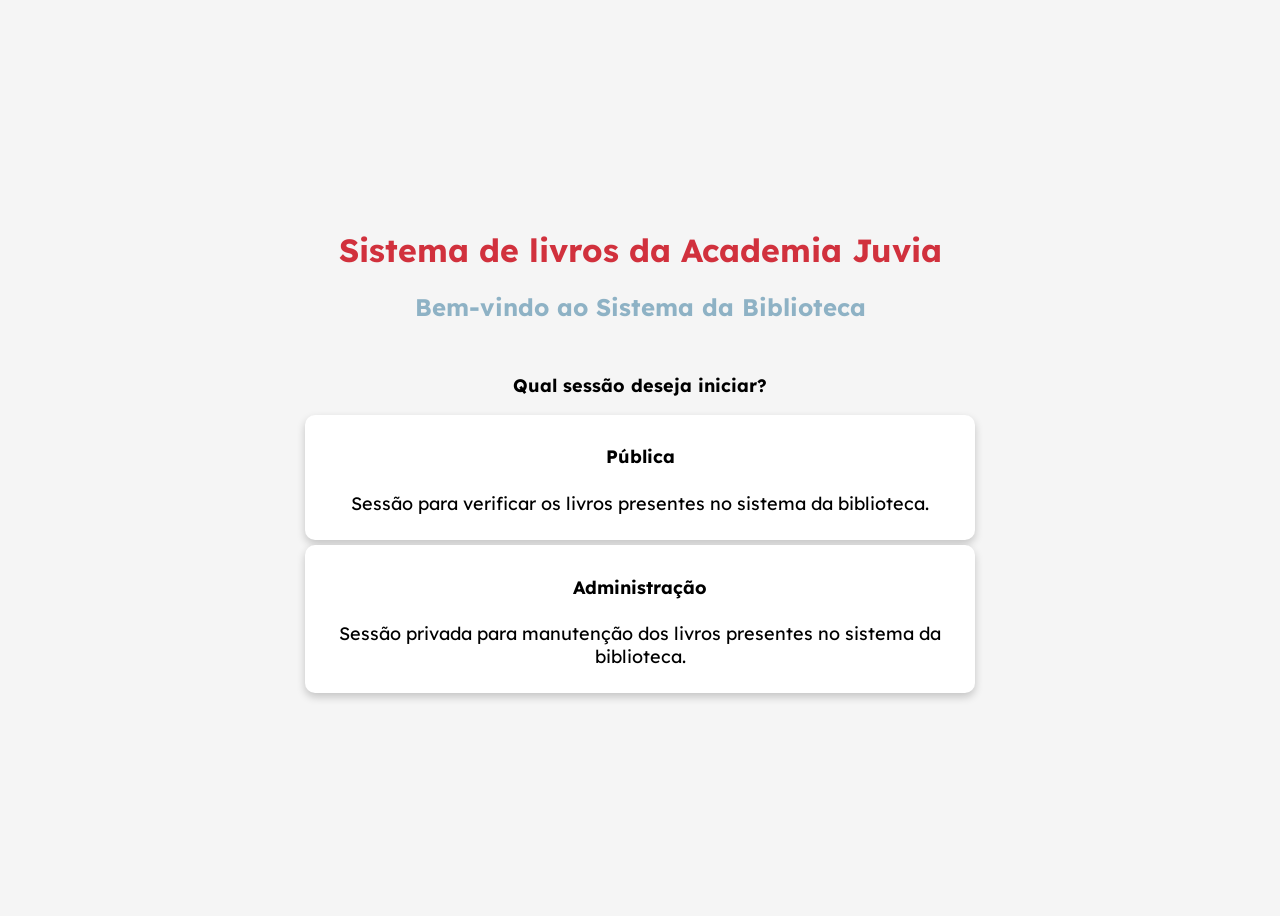
<file: wwwroot/index.html>
<!DOCTYPE html>
<html lang="pt-br">
<head>
    <meta charset="UTF-8">
    <title>Biblioteca Juvia</title>
    <link rel="stylesheet" href="style.css">
    <link rel="preconnect" href="https://fonts.googleapis.com">
    <link rel="preconnect" href="https://fonts.gstatic.com" crossorigin>
    <link href="https://fonts.googleapis.com/css2?family=Bebas+Neue&family=Lexend:wght@100..900&family=Poppins:ital,wght@0,100;0,200;0,300;0,400;0,500;0,600;0,700;0,800;0,900;1,100;1,200;1,300;1,400;1,500;1,600;1,700;1,800;1,900&family=Roboto:ital,wght@0,100..900;1,100..900&display=swap" rel="stylesheet">
</head>
<body>
    <div class="inicial">
        <div class="title">
            <h1 style="color: #d1313d;">Sistema de livros da Academia Juvia</h1>
            <h2 style="color: #8eb2c5;">Bem-vindo ao Sistema da Biblioteca</h2>
            <div class="menu">
            <p><b>Qual sessão deseja iniciar?</b></p>
            <div style="display: grid; gap: 5px;">
                <a class="card" href="public.html">
                    <h4><b>Pública</b></h4> 
                    <p>Sessão para verificar os livros presentes no sistema da biblioteca.</p>
                </a>
                <a class="card" href="login.html">
                    <h4><b>Administração</b></h4> 
                    <p>Sessão privada para manutenção dos livros presentes no sistema da biblioteca.</p>
                </a>
            </div>
        </div>
        </div>
    </div>
</body>
</html>
</file>
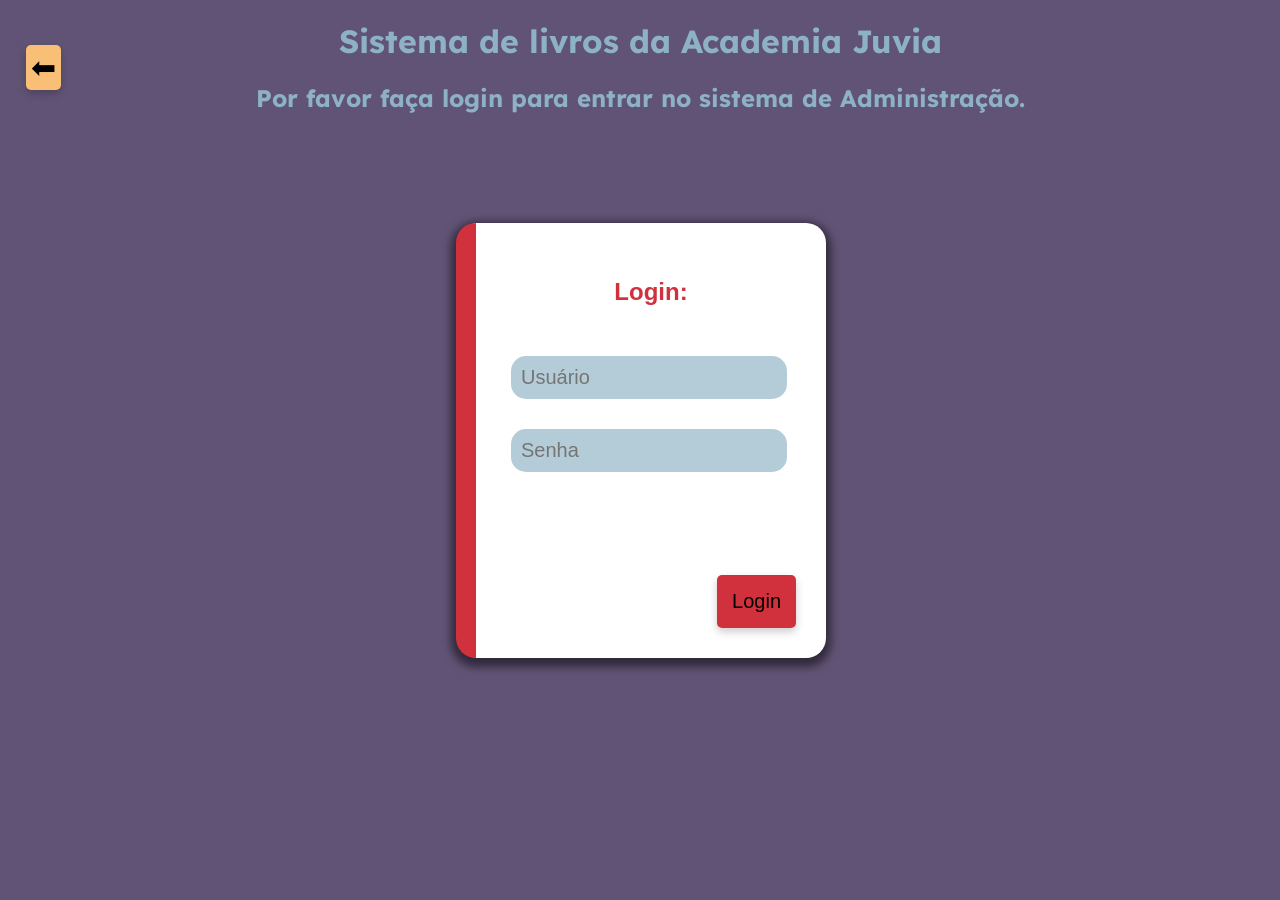
<file: wwwroot/login.html>
<!DOCTYPE html>
<html lang="pt-br">
<head>
    <meta charset="UTF-8">
    <title>Biblioteca Juvia</title>
    <link rel="stylesheet" href="style.css">
    <link rel="preconnect" href="https://fonts.googleapis.com">
    <link rel="preconnect" href="https://fonts.gstatic.com" crossorigin>
    <link href="https://fonts.googleapis.com/css2?family=Bebas+Neue&family=Lexend:wght@100..900&family=Poppins:ital,wght@0,100;0,200;0,300;0,400;0,500;0,600;0,700;0,800;0,900;1,100;1,200;1,300;1,400;1,500;1,600;1,700;1,800;1,900&family=Roboto:ital,wght@0,100..900;1,100..900&display=swap" rel="stylesheet">
    <script src="login.js" defer></script>
</head>
<body class="login">
    <div class="title">
        <h1  style="color: #8eb2c5;">Sistema de livros da Academia Juvia</h1>
        <h2 style="color: #8eb2c5;">Por favor faça login para entrar no sistema de Administração.</h2>
        <a href="index.html"><button class="returnB">⬅</button></a>
    </div>

    <form onsubmit="login(event)">
        <div class="menuLogin">
            <div class="loginDados">
                <h2 style="color: #d1313d;">Login:</h2>
                <input class="barra" id="user" type="text" placeholder="Usuário" required>
                <input class="barra" id="pass" type="password" placeholder="Senha" required>
            </div>
            <div class="aviso" id="aviso"></div>
            <button class="button" type="submit">Login</button>
        </div>
    </form>
</body>
</html>
</file>
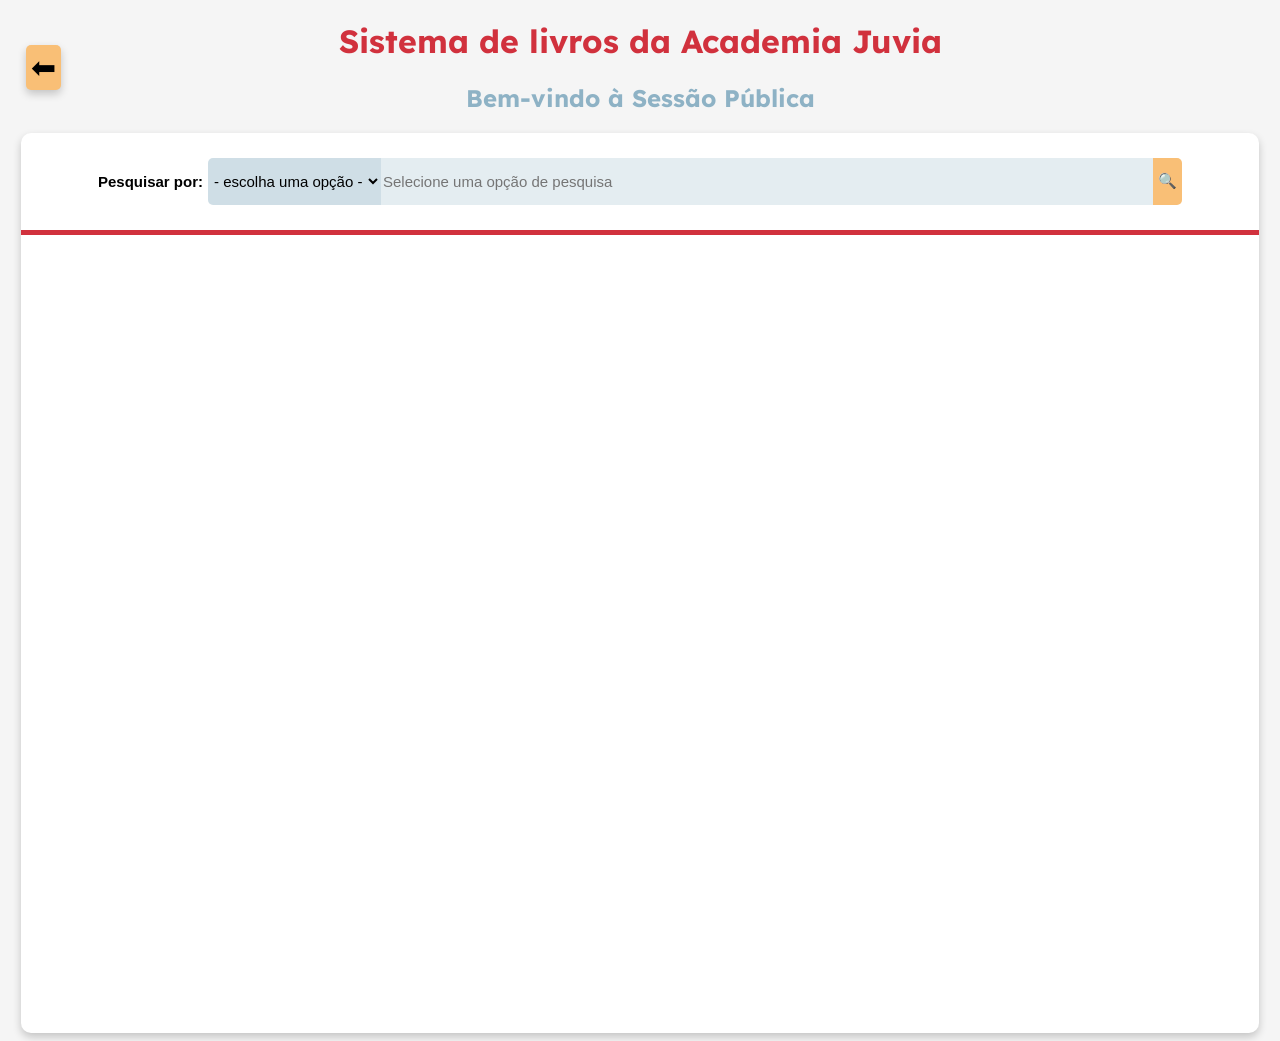
<file: wwwroot/public.html>
<!DOCTYPE html>
<html lang="pt-br">
<head>
    <meta charset="UTF-8">
    <title>Biblioteca Juvia</title>
    <link rel="stylesheet" href="style.css">
    <link rel="preconnect" href="https://fonts.googleapis.com">
    <link rel="preconnect" href="https://fonts.gstatic.com" crossorigin>
    <link href="https://fonts.googleapis.com/css2?family=Bebas+Neue&family=Lexend:wght@100..900&family=Poppins:ital,wght@0,100;0,200;0,300;0,400;0,500;0,600;0,700;0,800;0,900;1,100;1,200;1,300;1,400;1,500;1,600;1,700;1,800;1,900&family=Roboto:ital,wght@0,100..900;1,100..900&display=swap" rel="stylesheet">
    <script src="public.js" defer></script>
</head>
<body>
    <div class="title">
        <h1  style="color: #d1313d;">Sistema de livros da Academia Juvia</h1>
        <h2 style="color: #8eb2c5;">Bem-vindo à Sessão Pública</h2>
        <a href="index.html"><button class="returnB">⬅</button></a>
    </div>

    <div class="searchForm">
        <form class="form" onsubmit="pesquisar(event)">
            <div class="pesquisa">
                <p><b>Pesquisar por:</b></p>
                <select id="dropdown" class="dropdown" name="tipos" onchange="trocarSearch(this)" required>
                    <option value="" disabled selected>- escolha uma opção -</option>
                    <option value="Titulo">Título</option>
                    <option value="Autor">Autor</option>
                </select>
                <input class="barra" type="text" id="name" placeholder="Selecione uma opção de pesquisa">
                <button class="button" type="submit">🔍</button>
            </div>
            <div id="resultado" style="border-top: 5px solid #d1313d; display:grid; grid-template-columns: repeat(3, 1fr); gap: 10px; padding: 10px;"></div>
        </form>
    </div>
</body>
</html>
</file>
<file: wwwroot/style.css>
.title {
    font-family: "Lexend", sans-serif;
    font-optical-sizing: auto;
    text-align: center;
    align-items: center;
    width: 100%;
    max-width: 1200px;
    margin: 0 auto;
    padding: 0 auto;
}

.inicial {
    display:grid;
    justify-content: center; 
    align-items: center;     
    height: 100vh;
    animation-name: livroTran;
    animation-duration: 0.5s;
}

.menu {
    display: grid;
    justify-items: center;
    top: 50%;
    left: 50%;
    padding: 2%;
    font-size:large;
    margin: 0px;
}

.menu .button {
    font-family: Verdana, Geneva, Tahoma, sans-serif !important; 
    background-color: #e5625c;
    border: none;
    cursor: pointer;
    color: white;
    padding: 15px 15px;
    font-size: 16px;
    text-decoration: none;
    display: inline-block;
    margin: 0px 5px;
    border-radius: 15px;
}

.menu .button:hover{
    background-color: #f9bf76;
}

.errorCard {
    position: fixed;
    z-index: 99;
    display: grid;
    text-align: center;
    left: 75vh;
    top: 15vw;
    font-family: Verdana, Geneva, Tahoma, sans-serif; 
    border-left: 20px solid #d1313d;
    box-shadow: 0 4px 8px 5px rgba(0, 0, 4, 0.5);
    background-color: white;
    padding: 15px;
    border-radius: 20px;
    animation-name: shake;
    animation-duration: 0.5s;
    transition: 0.8s;
}


.errorCard .button{
    box-shadow: 0 4px 8px 0 rgba(0, 0, 4, 0.2);
    font-family: Verdana, Geneva, Tahoma, sans-serif !important; 
    font-size: 20px;
    width: 100%;
    color: white;
    background-color: #d1313d;
    border: none;
    border-radius: 5px;
    cursor: pointer;
    padding: 15px;
    transition: 0.4s;
}

.errorCard > a{
    text-decoration: none;
    color: white;
    margin: 30px;
}

.ContentBlock{
    position: fixed;
    z-index: 98;
    background-color: rgba(0, 0, 0, 0.658);
    width: 150%;
    height: 150%;
    left: 0;
    top: 0;
}

.card {
    box-shadow: 0 4px 8px 0 rgba(0, 0, 4, 0.2);
    background-color: white;
    text-decoration: none;
    color: black;
    cursor: pointer;
    padding: 1%;
    transition: 0.5s;
    border-radius: 10px;
}

.card:hover{
    box-shadow: 0 4px 20px 10px #f9bf76;
}

.livroCard, .livroCardDel {
    font-family: Verdana, Geneva, Tahoma, sans-serif;
    box-shadow: 0 0px 8px 0 #615375c4;
    background-color: white;
    text-decoration: none;
    color: black;
    padding: 3%;
    transition: 0.5s;
    border-radius: 10px;
    border-left: 5px solid #d1313d;
    transition: 0.5s;
    animation-name: livroTran;
    animation-duration: 0.5s;
}

.livroCardDel {
    display: grid;
    box-shadow: 0 0px 8px 0 #615375c4;
    background-color: antiquewhite;
    color: black;
    width: 30vw;
    height: 30vh;
    margin: 15px;
}

.livroCard:hover, .livroCardDel:hover{
    transform: translateY(-5px)
}

@keyframes livroTran {
  from {opacity: 0; transform: translateY(5px);}
  to {opacity: 100;}
}

.returnB{
    position: absolute;
    top: 5%;
    left: 2%;
    font-family: Verdana, Geneva, Tahoma, sans-serif !important; 
    font-size: 30px;
    background-color: #f9bf76;
    text-align: center;
    box-shadow: 0 4px 8px 0 rgba(0, 0, 4, 0.2);
    border: none;
    border-radius: 5px;
    cursor: pointer;
    padding: 5px;
    transition: 0.8s;
}

.returnB:hover{
    background-color: #e5625c;
    box-shadow: 0 4px 8px 10 rgba(0, 0, 4, 0.2);
}

.pesquisa{
    display: flex;
    justify-content: center;
    align-items: stretch;
    margin: 25px;
    font-family: Verdana, Geneva, Tahoma, sans-serif !important; 
    font-size: 15px;
    animation-name: livroTran;
    animation-duration: 1s;
}

.pesquisa > p {
    margin-right: 5px;
}

.pesquisa .dropdown:focus-within, .barra:focus{
    box-shadow: 0 0 8px 3px #8eb2c5;
}

.pesquisa .button:hover, .searchId .button:hover, .menuCadastro .button:hover, .menuAtualiza .button:hover, .menuLogin .button:hover, .errorCard .button:hover{
    background-color: #e5625c;
    color: white;
    box-shadow: 0 0 8px 3px #e5635caf;
}


.pesquisa .dropdown{
    font-family: Verdana, Geneva, Tahoma, sans-serif !important; 
    font-size: 15px;
    border: none;
    border-top-left-radius: 5px;
    border-bottom-left-radius: 5px;
    background: #8eb2c56c;
    padding: 2px;
    transition: 0.7s;
}

.pesquisa .barra {
    font-family: Verdana, Geneva, Tahoma, sans-serif !important; 
    font-size: 15px;
    border: none;
    background: #8eb2c53d;
    width: 60vw;
    transition: 0.7s;
}

.pesquisa .button, .searchId .button{
    font-family: Verdana, Geneva, Tahoma, sans-serif !important; 
    font-size: 15px;
    background-color: #f9bf76;
    border: none;
    border-top-right-radius: 5px;
    border-bottom-right-radius: 5px;
    cursor: pointer;
    padding: 5px;
    transition: 0.4s;
}

.searchForm{
    position: relative;
    min-height: 100vh;  
    display: flex;
    justify-content: center;
}

.form{
    position:relative;
    bottom: 0;
    width: 98%;
    height: auto;
    min-height: 92%;
    border-radius: 10px;
    background-color: white;
    box-shadow: 0 4px 8px 0 rgba(0, 0, 4, 0.2);
}

body{
    font-family: Verdana, Geneva, Tahoma, sans-serif;    
    background-color: whitesmoke;
}

.login {
    background-color: #615375;
}

.pesquisarID, .menuCadastro, .menuAtualiza, .menuDel {
    display: none;
    transition: 0.8s;
}

.menuLateral{
    box-shadow: 0 4px 8px 5px rgba(0, 0, 4, 0.5);
    position: fixed;
    text-align: center;
    height: 100vh;
    top: 25vh;
    left: 0;
    background-color: #615375;
    color: white;
    padding: 0;
    margin: 0;
    border-top-right-radius: 20px;
    transition: 0.5s;
    z-index: 97;
}

.menuLateral > ul {
    position: relative;
    display: flex;
    flex-direction: column;
    justify-content: center;   
    list-style: none;
    gap: 15px;
    margin: 0;
    padding: 15px;
}

.menuLateral > ul > a > li {
    font-size: 15px;
    text-align: center;
    padding: 15px;
    border: 0.5px solid #8eb2c5;
    border-radius: 10px;
    cursor: pointer;
    transition: 0.5s;
}

.menuLateral > ul > a > li:hover {
    transform: scale(1.05);
    background-color: #8eb2c5;
}

.active{
    border-radius: 10px;
    background-color: #8eb2c5;
}

.menuLateral > ul > a{
    text-decoration: none;
}

.msgFundo {
    position: absolute;
    font-family: Verdana, Geneva, Tahoma, sans-serif !important; 
    color: #8eb2c5;
    left: 25vw;
    top: 43vh;
    cursor:default;
    user-select: none;
    animation-name: livroTran;
    animation-duration: 1s;
}

.waitMsg {
    position: absolute;
    font-family: Verdana, Geneva, Tahoma, sans-serif !important; 
    font-weight: bold;
    color: #d1313d;
    left: 5vw;
    top: 25vh;
    cursor:default;
    user-select: none;
    animation-name: livroTran;
    animation-duration: 1.5s;
}

.pesquisarID {
    position: relative;
    left: 15vw;
    margin: 15px;
    width: 60vw;
}

.searchId{
    display: flex;
    align-items: stretch;
    font-family: Verdana, Geneva, Tahoma, sans-serif !important; 
    margin: 10px;
    animation-name: livroTran;
    animation-duration: 0.5s;
}

.searchId > p {
    font-family: Verdana, Geneva, Tahoma, sans-serif !important; 
    margin-right: 5px;
}

.searchId .barra{
    font-family: Verdana, Geneva, Tahoma, sans-serif !important; 
    font-size: 15px;
    border: none;
    background: #8eb2c53d;
    width: 30vw;
    transition: 0.7s;
}

.menuCadastro {
    position: relative;
    display: grid;
    text-align: center;
    left: 23vw;
    top: 10vh;
    width: 50vw;
    height: 50vh;
    border-left: 20px solid #8eb2c5;
    box-shadow: 0 4px 8px 5px rgba(0, 0, 4, 0.5);
    background-color: white;
    padding: 15px;
    border-radius: 20px;
    animation-name: livroTran;
    animation-duration: 0.5s;
}

.menuAtualiza{
    position: relative;
    display: grid;
    text-align: center;
    left: 23vw;
    top: 5vh;
    width: 50vw;
    height: 65vh;
    border-left: 20px solid #8eb2c5;
    box-shadow: 0 4px 8px 5px rgba(0, 0, 4, 0.5);
    background-color: white;
    padding: 15px;
    border-radius: 20px;
    animation-name: livroTran;
    animation-duration: 0.5s;
}

.menuDel{
    position: relative;
    display: grid;
    text-align: center;
    left: 23vw;
    top: 5vh;
    width: 50vw;
    height: 65vh;
    border-left: 20px solid #d1313d;
    box-shadow: 0 4px 8px 5px rgba(0, 0, 4, 0.5);
    background-color: white;
    padding: 15px;
    border-radius: 20px;
    animation-name: livroTran;
    animation-duration: 0.5s;
}

.menuLogin {
    position: relative;
    display: grid;
    text-align: center;
    left: 35vw;
    top: 10vh;
    width: 25vw;
    height: 45vh;
    font-family: Verdana, Geneva, Tahoma, sans-serif; 
    border-left: 20px solid #d1313d;
    box-shadow: 0 4px 8px 5px rgba(0, 0, 4, 0.5);
    background-color: white;
    padding: 15px;
    border-radius: 20px;
    animation-name: livroTran;
    animation-duration: 0.5s;
    transition: 0.8s;
}

.menuLogin .barra{
    background-color: #8eb2c5a9;
    font-family: Verdana, Geneva, Tahoma, sans-serif; 
    font-size: 20px;
    border: none;
    border-radius: 15px;
    padding: 10px;
    width: 20vw;
    transition: 0.6s;
}

.loginDados {
    position: relative;
    display:grid;
    margin: 20px;
    gap: 30px;
    width: auto;
    height: fit-content;
}

.menuLogin .button{
    box-shadow: 0 4px 8px 0 rgba(0, 0, 4, 0.2);
    font-family: Verdana, Geneva, Tahoma, sans-serif !important; 
    position: absolute;
    font-size: 20px;
    right: 0;
    bottom: 0;
    margin: 30px;
    background-color: #d1313d;
    border: none;
    border-radius: 5px;
    cursor: pointer;
    padding: 15px;
    transition: 0.4s; 
}

.aviso {
    position: absolute;
    bottom: 3vh;
    margin: 5px;
}

@keyframes shake {
  0% { transform: translate(0, 0) rotate(0deg); }
  25% { transform: translate(5px, -5px) rotate(2deg); }
  50% { transform: translate(-5px, 5px) rotate(-2deg); }
  75% { transform: translate(5px, -5px) rotate(2deg); }
  100% { transform: translate(0, 0) rotate(0deg); }
}

.menuCadastro .button, .menuAtualiza .button{
    box-shadow: 0 4px 8px 0 rgba(0, 0, 4, 0.2);
    font-family: Verdana, Geneva, Tahoma, sans-serif !important; 
    position: absolute;
    font-size: 20px;
    right: 0;
    bottom: 0;
    margin: 30px;
    background-color: #f9bf76;
    border: none;
    border-radius: 5px;
    cursor: pointer;
    padding: 15px;
    transition: 0.4s;
}

.menuDel .button{
    box-shadow: 0 4px 8px 0 rgba(0, 0, 4, 0.2);
    font-family: Verdana, Geneva, Tahoma, sans-serif !important; 
    position: absolute;
    font-size: 20px;
    right: 0;
    bottom: 0;
    margin: 30px;
    color: white;
    background-color: #d1313d;
    border: none;
    border-radius: 5px;
    cursor: pointer;
    padding: 15px;
    transition: 0.4s;
}

.menuDel .barra{
    font-family: Verdana, Geneva, Tahoma, sans-serif !important; 
    font-size: 20px;
    border: none;
    border-radius: 15px;
    padding: 10px;
    background: #8eb2c53d;
    transition: 0.6s;
}

.menuDel .button:hover{
    background-color: #a3131d;
}

.cadastro{
    position: relative;
    display:grid;
    margin: 20px;
    gap: 30px;
    width: auto;
    height: fit-content;
}

.cadastro > p{
    font-family: Verdana, Geneva, Tahoma, sans-serif !important; 
    font-size: 20px;
}

.cadastro > input, .cadastro > p > input{
    font-family: Verdana, Geneva, Tahoma, sans-serif !important; 
    font-size: 20px;
    border: none;
    border-radius: 15px;
    padding: 10px;
    background: #8eb2c53d;
    transition: 0.6s;
}

.cadastro > input:focus, .cadastro > p > input:focus, .searchId .barra:focus{
    box-shadow: 0 0 8px 3px #8eb2c5;
    background: #8eb2c573;
}

.cadastro > textarea{
    font-family: Verdana, Geneva, Tahoma, sans-serif !important; 
    font-size: 20px;
    border: none;
    border-radius: 15px;
    padding: 10px;
    background: #8eb2c53d;
    transition: 0.6s;
}

.cadastro > textarea:focus{
    box-shadow: 0 0 8px 3px #8eb2c5;
    background: #8eb2c573;
}
</file>
